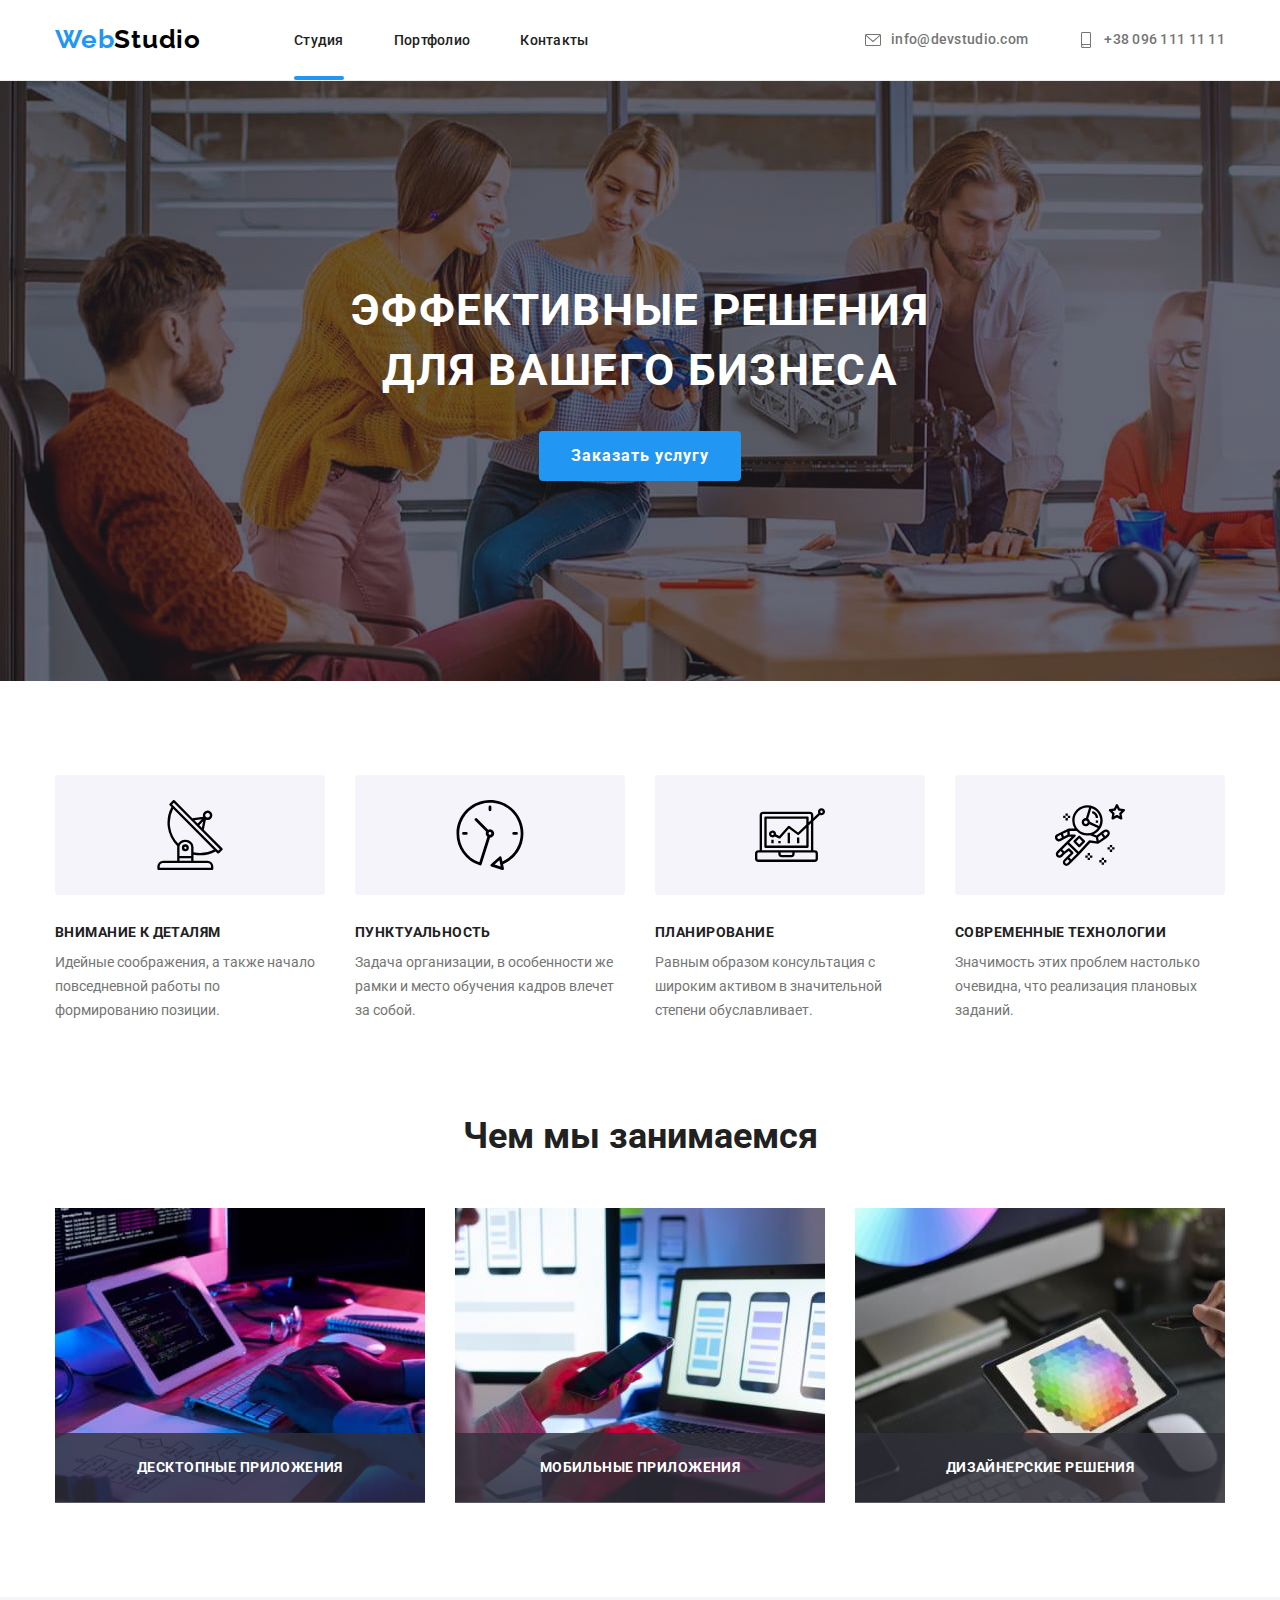
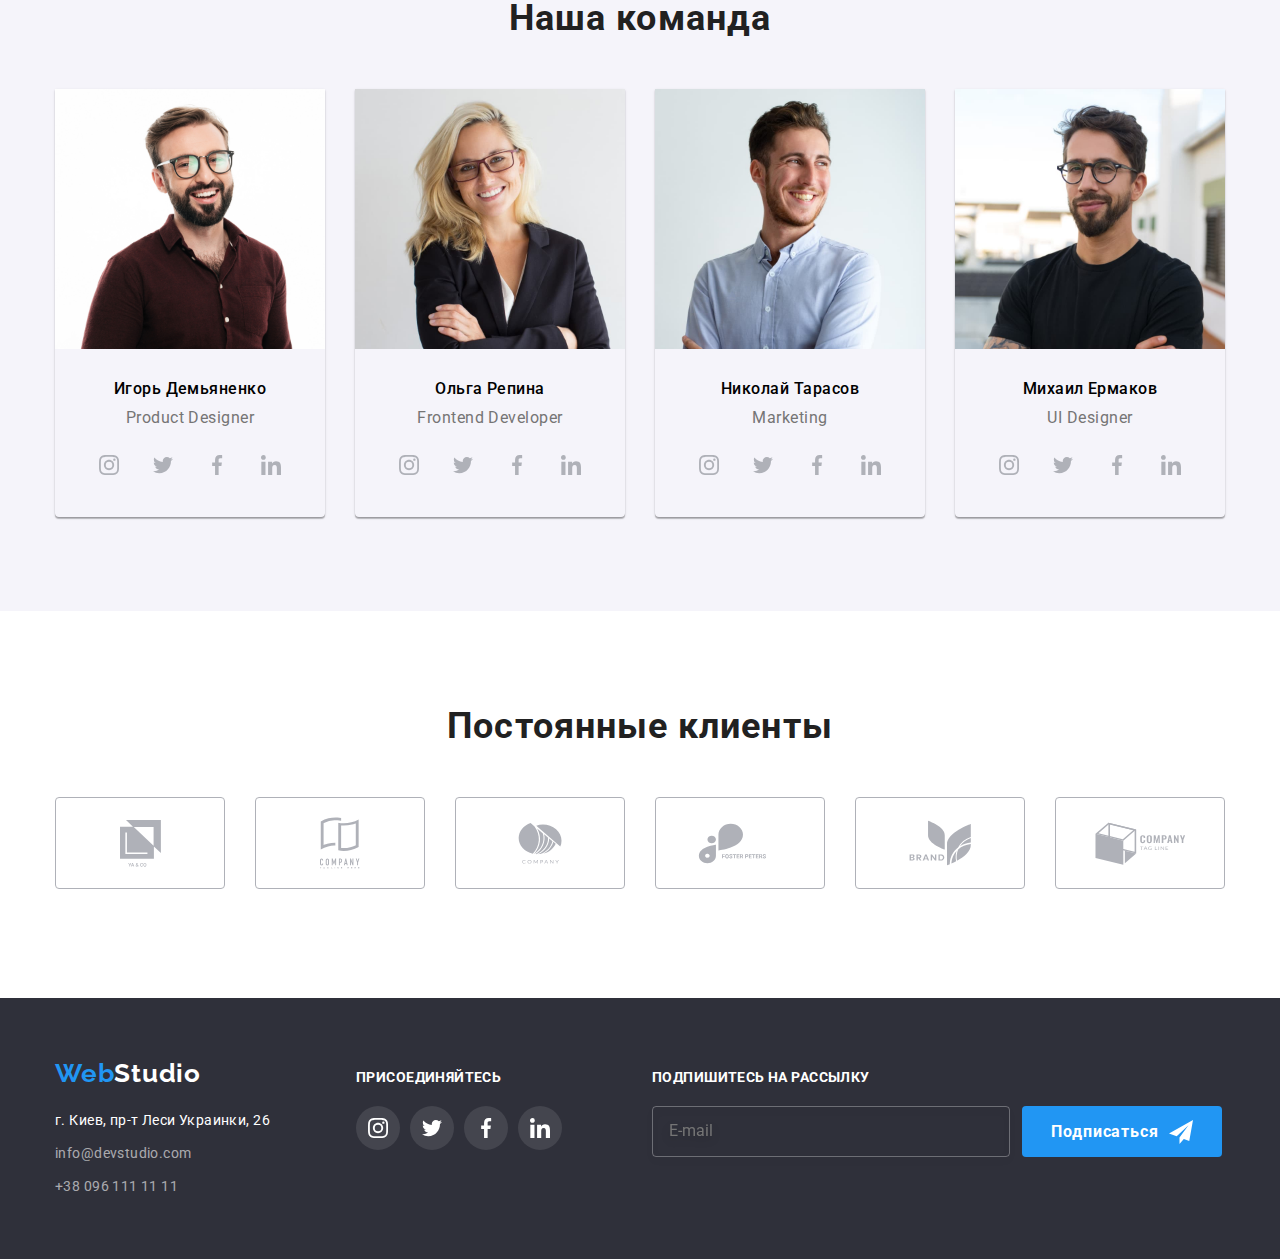
<file: index.html>
<!DOCTYPE html>
<html lang="ru">

<head>
    <meta charset="UTF-8">
    <meta http-equiv="X-UA-Compatible" content="IE=edge">
    <meta name="viewport" content="width=device-width, initial-scale=1.0">
    <link rel="preconnect" href="https://fonts.gstatic.com">
    <link rel="preconnect" href="https://fonts.gstatic.com">

    <title>Главная</title>
    <link
        href="https://fonts.googleapis.com/css2?family=Raleway:wght@700&family=Roboto:wght@400;500;700;900&display=swap"
        rel="stylesheet">

    <link rel="stylesheet" href="https://cdnjs.cloudflare.com/ajax/libs/animate.css/4.1.1/animate.min.css" />
    <link rel="stylesheet" href="./css/main.min.css">
</head>

<body>

    <!--======PAGE HEADER======-->

    <header class="header">
        <div class="container">
            <div class="header__section flex">
                <nav class="nav">
                    <a href="./index.html" class="logo animate__pulse link"><span
                            class="logo__weblogo">Web</span>Studio</a>
                    <ul class="nav__list list nav__list_margin">
                        <li class="nav__list-item"><a href=""
                                class="nav__list-link   nav__meaning link nav__style current">Студия</a></li>
                        <li class="nav__list-item "><a href="portfolio.html"
                                class="nav__list-link link nav__style">Портфолио</a>
                        </li>
                        <li class="nav__list-item"><a href="" class="nav__list-link link nav__style">Контакты</a></li>
                    </ul>
                </nav>
                <ul class="nav__list-contacts list">
                    <li class="nav__list-item">
                        <a href="mailto:info@devstudio.com" class="nav__contacts link"><svg class="nav__icon">
                                <use href="./images/image.svg/sprite.svg#icon-envelope">
                                </use>
                            </svg>
                            info@devstudio.com
                        </a>
                    </li>
                    <li class="nav__list-item">
                        <a href="tel:+380961111111" class="nav__contacts link"><svg class="nav__icon">
                                <use href="./images/image.svg/sprite.svg#icon-smartphone">
                                </use>
                            </svg>+38 096 111 11 11</a>
                    </li>
                </ul>
            </div>
        </div>
    </header>

    <main>

        <!--====== HERO ======-->

        <section class="hero">
            <h1 class="hero__title text-title">Эффективные решения <br>для вашего бизнеса</h1>
            <div class="hero__button">
                <button type="button" class="hero__button-open button" data-modal-open>Заказать
                    услугу</button>
            </div>
        </section>

        <!--====== SECTION-FEATURES ======-->

        <section class="section-features">
            <div class="container ">
                <div class="section-features__block flex">
                    <h2 class="visually-hidden text-title">Особенности</h2>
                    <ul class="section-features__list flex list">
                        <li class="section-features__list-item">
                            <div class="section-features__block-icon">
                                <svg class="section-features__icon">
                                    <use href="./images/image.svg/sprite.svg#icon-antenna">
                                    </use>
                                </svg>
                            </div>
                            <h3 class="section-features__title text-title">Внимание к деталям</h3>
                            <p class="section-features__text text-title">Идейные соображения, а также начало
                                повседневной работы по
                                формированию
                                позиции.
                            </p>
                        </li>
                        <li class="section-features__list-item">
                            <div class="section-features__block-icon">
                                <svg class="section-features__icon">
                                    <use href="./images/image.svg/sprite.svg#icon-clock">
                                    </use>
                                </svg>
                            </div>

                            <h3 class="section-features__title text-title">Пунктуальность</h3>
                            <p class="section-features__text text-title">Задача организации, в особенности же рамки и
                                место
                                обучения кадров влечет за
                                собой.</p>
                        </li>
                        <li class="section-features__list-item">
                            <div class="section-features__block-icon">
                                <svg class="section-features__icon">
                                    <use href="./images/image.svg/sprite.svg#icon-diagram">
                                    </use>
                                </svg>
                            </div>
                            <h3 class="section-features__title text-title">Планирование</h3>
                            <p class="section-features__text text-title">Равным образом консультация с широким активом в
                                значительной степени
                                обуславливает.</p>
                        </li>
                        <li class="section-features__list-item">
                            <div class="section-features__block-icon">
                                <svg class="section-features__icon">
                                    <use href="./images/image.svg/sprite.svg#icon-astronaut">
                                    </use>
                                </svg>
                            </div>
                            <h3 class="section-features__title text-title">Современные технологии</h3>
                            <p class="section-features__text text-title">Значимость этих проблем настолько очевидна, что
                                реализация
                                плановых заданий.
                            </p>
                        </li>
                    </ul>
                </div>
            </div>
        </section>

        <!--====== SECTION-WORK ======-->

        <section class="work">
            <div class="container">
                <div class="work__block">
                    <h3 class="work__title text-title">Чем мы занимаемся</h3>
                    <ul class="work__list flex list">
                        <li class="work__list-item">
                            <img src="images/what-we-do1.jpg" alt="описание" width="370" class="img">
                            <div class="work__description">
                                <h3 class="work__description-title">Десктопные приложения</h3>
                            </div>

                        </li>
                        <li class="work__list-item"><img src="images/what-we-do2.jpg" alt="описание" width="370" class="img">
                            <div class="work__description">
                                <h3 class="work__description-title text-title">Мобильные приложения</h3>
                            </div>
                        </li>
                        <li class="work__list-item"><img src="images/what-we-do3.jpg" alt="описание" width="370" class="img">
                            <div class="work__description">
                                <h3 class="work__description-title text-title">Дизайнерские решения</h3>
                            </div>
                        </li>
                    </ul>
                </div>
            </div>
        </section>

        <!--====== SECTION-COMMAND ======-->

        <section class="command">
            <div class="container">
                <h3 class="command__title text-title">Наша команда</h3>
                <ul class="command__list list">
                    <li class="command__list-item">
                        <img src="./images/proddesign.jpg" alt="Игорь Демьяненко" width="270" height="260" class="img">
                        <div class="command__card">
                            <h3 class="command__card-title">Игорь Демьяненко</h3>
                            <p class="command__card-text text-title" lang="en">Product Designer</p>
                            <ul class="command__social-list list">
                                <li class="command__social-list-icon"><a href="https://www.instagram.com/"
                                        target="_blank" rel="noreferrer noopener" class="command__icon-link link"><svg
                                            class="command__icon">
                                            <use href="./images/image.svg/sprite.svg#icon-instagram">
                                            </use>
                                        </svg>
                                    </a>
                                </li>
                                <li class="command__social-list-icon"><a href="https://twitter.com/" target="_blank"
                                        rel="noreferrer noopener" class="command__icon-link link"><svg
                                            class="command__icon">
                                            <use href="./images/image.svg/sprite.svg#icon-twitter">
                                            </use>
                                        </svg>
                                    </a>
                                </li>
                                <li class="command__social-list-icon"><a href="https://www.facebook.com/"
                                        target="_blank" rel="noreferrer noopener" class="command__icon-link link"><svg
                                            class="command__icon">
                                            <use href="./images/image.svg/sprite.svg#icon-facebook">
                                            </use>
                                        </svg>
                                    </a>
                                </li>
                                <li class="command__social-list-icon"> <a href="https://www.linkedin.com/"
                                        target="_blank" rel="noreferre noopener" class="command__icon-link link"><svg
                                            class="command__icon">
                                            <use href="./images/image.svg/sprite.svg#icon-linkedin">
                                            </use>
                                        </svg>
                                    </a>
                                </li>
                            </ul>
                        </div>
                    </li>
                    <li class="command__list-item">
                        <img src="./images/frontdev.jpg" alt="Ольга Репина" width="270" height="260" class="img">
                        <div class="command__card">
                            <h3 class="command__card-title text-title">Ольга Репина</h3>
                            <p class="command__card-text text-title" lang="en">Frontend Developer</p>

                            <ul class="command__social-list list">
                                <li class="command__social-list-icon"><a href="https://www.instagram.com/"
                                        target="_blank" rel="noreferrer noopener" class="command__icon-link link"><svg
                                            class="command__icon">
                                            <use href="./images/image.svg/sprite.svg#icon-instagram">
                                            </use>
                                        </svg>
                                    </a>
                                </li>

                                <li class="command__social-list-icon"><a href="https://twitter.com/" target="_blank"
                                        rel="noreferrer noopener" class="command__icon-link link"><svg
                                            class="command__icon">
                                            <use href="./images/image.svg/sprite.svg#icon-twitter">
                                            </use>
                                        </svg>
                                    </a>
                                </li>

                                <li class="command__social-list-icon"><a href="https://www.facebook.com/"
                                        target="_blank" rel="noreferrer noopener" class="command__icon-link link"><svg
                                            class="command__icon">
                                            <use href="./images/image.svg/sprite.svg#icon-facebook">
                                            </use>
                                        </svg>
                                    </a>
                                </li>
                                <li class="command__social-list-icon"> <a href="https://www.linkedin.com/"
                                        target="_blank" rel="noreferre noopener" class="command__icon-link link"><svg
                                            class="command__icon">
                                            <use href="./images/image.svg/sprite.svg#icon-linkedin">
                                            </use>
                                        </svg>
                                    </a>
                                </li>
                            </ul>
                        </div>
                    </li>
                    <li class="command__list-item">
                        <img src="./images/marketing.jpg" alt="Николай Тарасов" width="270" height="260" class="img">
                        <div class="command__card">
                            <h3 class="command__card-title text-title">Николай Тарасов</h3>
                            <p class="command__card-text text-title" lang="en">Marketing</p>
                            <ul class="command__social-list list">
                                <li class="command__social-list-icon"><a href="https://www.instagram.com/"
                                        target="_blank" rel="noreferrer noopener" class="command__icon-link link"><svg
                                            class="command__icon">
                                            <use href="./images/image.svg/sprite.svg#icon-instagram">
                                            </use>
                                        </svg>
                                    </a>
                                </li>

                                <li class="command__social-list-icon"><a href="https://twitter.com/" target="_blank"
                                        rel="noreferrer noopener" class="command__icon-link link"><svg
                                            class="command__icon">
                                            <use href="./images/image.svg/sprite.svg#icon-twitter">
                                            </use>
                                        </svg>
                                    </a>
                                </li>

                                <li class="command__social-list-icon"><a href="https://www.facebook.com/"
                                        target="_blank" rel="noreferrer noopener" class="command__icon-link link"><svg
                                            class="command__icon">
                                            <use href="./images/image.svg/sprite.svg#icon-facebook">
                                            </use>
                                        </svg>
                                    </a>
                                </li>

                                <li class="command__social-list-icon"><a href="https://www.linkedin.com/"
                                        target="_blank" rel="noreferre noopener" class="command__icon-link link"><svg
                                            class="command__icon">
                                            <use href="./images/image.svg/sprite.svg#icon-linkedin">
                                            </use>
                                        </svg>
                                    </a>
                                </li>

                            </ul>
                        </div>
                    </li>
                    <li class="command__list-item">
                        <img src="./images/uidesign.jpg" alt="Михаил Ермаков" width="270" height="260" class="img">
                        <div class="command__card">
                            <h3 class="command__card-title text-title">Михаил Ермаков</h3>
                            <p class="command__card-text text-title" lang="en">UI Designer</p>
                            <ul class="command__social-list list">
                                <li class="command__social-list-icon"><a href="https://www.instagram.com/"
                                        target="_blank" rel="noreferrer noopener" class="command__icon-link link"><svg
                                            class="command__icon">
                                            <use href="./images/image.svg/sprite.svg#icon-instagram">
                                            </use>
                                        </svg>
                                    </a>
                                </li>

                                <li class="command__social-list-icon"><a href="https://twitter.com/" target="_blank"
                                        rel="noreferrer noopener" class="command__icon-link link"><svg
                                            class="command__icon">
                                            <use href="./images/image.svg/sprite.svg#icon-twitter">
                                            </use>
                                        </svg>
                                    </a>
                                </li>

                                <li class="command__social-list-icon"><a href="https://www.facebook.com/"
                                        target="_blank" rel="noreferrer noopener" class="command__icon-link link"><svg
                                            class="command__icon">
                                            <use href="./images/image.svg/sprite.svg#icon-facebook">
                                            </use>
                                        </svg>
                                    </a>
                                </li>

                                <li class="command__social-list-icon"> <a href="https://www.linkedin.com/"
                                        target="_blank" rel="noreferre noopener" class="command__icon-link link"><svg
                                            class="command__icon">
                                            <use href="./images/image.svg/sprite.svg#icon-linkedin">
                                            </use>
                                        </svg>
                                    </a>
                                </li>

                            </ul>
                        </div>
                    </li>
                </ul>
            </div>
        </section>


        <!--====== CLIENTS ======-->


        <section class="clients">
            <div class="container">
                <h3 class="clients__title text-title">Постоянные клиенты</h3>
                <ul class="clients__list list">
                    <li class="clients__item"><a href="" class="clients__icon-link">
                            <svg class="clients__icon" width="41px" height="57px">
                                <use href="./images/image.svg/sprite.svg#icon-group1">
                                </use>
                            </svg></a>
                    </li>
                    <li class="clients__item"><a href="" class="clients__icon-link">
                            <svg class="clients__icon" width="40px" height="52px">
                                <use href="./images/image.svg/sprite.svg#icon-group2">
                                </use>
                            </svg></a>
                    </li>
                    <li class="clients__item"><a href="" class="clients__icon-link">
                            <svg class="clients__icon" width="44px" height="42px">
                                <use href="./images/image.svg/sprite.svg#icon-group3">
                                </use>
                            </svg>
                        </a>
                    </li>
                    <li class="clients__item"><a href="" class="clients__icon-link">
                            <svg class="clients__icon" width="85px" height="41px">
                                <use href="./images/image.svg/sprite.svg#icon-group4">

                                </use>
                            </svg></a>
                    </li>
                    <li class="clients__item"><a href="" class="clients__icon-link">
                            <svg class="clients__icon" width="63px" height="46px">
                                <use href="./images/image.svg/sprite.svg#icon-group5">
                                </use>
                            </svg></a>
                    </li>
                    <li class="clients__item"><a href="" class="clients__icon-link">
                            <svg class="clients__icon" width="93px" height="43px">
                                <use href="./images/image.svg/sprite.svg#icon-group6">
                                </use>
                            </svg></a>
                    </li>
                </ul>
            </div>
        </section>
    </main>

    <!--====== FOOTER ======-->

    <footer class="footer">
        <div class="container">
            <div class="footer__footer-block">
                <div class="footer__address-block">
                    <a href="index.html" class="logo logo-footer--white logo-footer__logo link"><span
                            class="logo__weblogo">Web</span>Studio</a>
                    <address class="footer__address">
                        <p class="footer__address-name">г. Киев, пр-т Леси Украинки, 26</p>
                        <ul class="footer__address-list list">
                            <li class="footer__address-list-item">
                                <a href="mailto:info@devstudio.com" class="footer__contacts link">info@devstudio.com</a>
                            </li>
                            <li class="footer__address-list-item">
                                <a href="tel:+380961111111" class="footer__contacts link">+38 096 111 11 11</a>
                            </li>
                        </ul>
                    </address>
                </div>
                <div class="footer__social-section">
                    <p class="footer__text">присоединяйтесь</p>
                    <ul class="footer__social-list list">
                        <li class="footer__icon-item"><a href="https://www.instagram.com/" target="_blank"
                                rel="noreferrer noopener" class="footer__link-social"><svg class="footer__icon">
                                    <use href="./images/image.svg/sprite.svg#icon-instagram">
                                    </use>
                                </svg>
                            </a>
                        </li>
                        <li class="footer__icon-item"><a href="https://twitter.com/" target="_blank"
                                rel="noreferrer noopener" class="footer__link-social"><svg class="footer__icon">
                                    <use href="./images/image.svg/sprite.svg#icon-twitter">
                                    </use>
                                </svg></a>
                        </li>
                        <li class="footer__icon-item"><a href="https://www.facebook.com/" target="_blank"
                                rel="noreferrer noopener" class="footer__link-social"><svg class="footer__icon">
                                    <use href="./images/image.svg/sprite.svg#icon-facebook">
                                    </use>
                                </svg></a>
                        </li>
                        <li class="footer__icon-item"><a href="https://www.linkedin.com/" target="_blank"
                                rel="noreferrer noopener" class="footer__link-social"><svg class="footer__icon">
                                    <use href="./images/image.svg/sprite.svg#icon-linkedin">
                                    </use>
                                </svg></a>
                        </li>
                    </ul>
                </div>
                <form action="footer_form" method="GET" class="subscribe">
                    <p class="footer__text">Подпишитесь на рассылку</p>
                    <div class="subscribe__container flex">
                        <label for="user_subscribe"></label>
                        <input type="email" name="email" id="user_subscribe" class="subscribe__input"
                            placeholder="E-mail" />
                        <button type="submit" class="button   button-submit">
                            <span class="button-submit__icon">Подписаться
                                <svg class="button-submit__input-icon">
                                    <use href="./images/image.svg/sprite.svg#icon-icon-send">
                                    </use>
                                </svg>
                            </span>
                        </button>
                    </div>
                </form>

            </div>
        </div>

    </footer>
    <div class="backdrop is-hidden" data-modal>
        <div class="backdrop__conteiner">
            <div class="modal">
                <button type="button" class="modal__link-close" data-modal-close>
                    <svg class="modal__icon">
                        <use href="./images/image.svg/sprite.svg#icon-closeblack">
                        </use>
                    </svg></button>

                <form name="signup_form" method="GET" autocomplete="off" class="form">
                    <p class="form__title text-title">Оставьте свои данные, мы вам перезвоним</p>

                    <label for="user_name" class="form__user"><span class="form__description">Имя*</span></label>
                    <div class="form__icon">
                        <input type="text" name="user-name" id="user_name" class="form__input" required />
                        <svg class="form__input-icon">
                            <use href="./images/image.svg/sprite.svg#icon-person">
                            </use>
                        </svg>
                    </div>

                    <label for="user_phone" class="form__user"><span class="form__description">Телефон*</span></label>
                    <div class="form__icon">
                        <input type="tel" name="phone" id="user_phone" class="form__input" required />
                        <svg class="form__input-icon">
                            <use href="./images/image.svg/sprite.svg#icon-phone">
                            </use>
                        </svg>
                    </div>

                    <label for="user_email" class="form__user"><span class="form__description">Почта*</span></label>
                    <div class="form__icon">
                        <input type="email" name="user-email" id="user_email" class="form__input" required />
                        <svg class="form__input-icon">
                            <use href="./images/image.svg/sprite.svg#icon-email">
                            </use>
                        </svg>
                    </div>

                    <label for="user_feedback" class="user-feedback"><span class="form__description">Комментарий</span>
                    </label>

                    <div>
                        <textarea name="feedback" id="user_feedback" placeholder="Введите текст"
                            class="form__feedback-input"></textarea>
                    </div>

                    <div class="license">
                        <label for="checkbox_license" class="license__checkbox-container">
                            <input type="checkbox" name="user-license" id="checkbox_license"
                                class="license__checkbox" />
                            <span class="license__icon-checkbox">
                                <svg class="license__input-icon-checkbox">
                                    <use href="./images/image.svg/sprite.svg#icon-check">
                                    </use>
                                </svg>
                            </span>
                        </label>
                        <p class="license__checkbox-text text-title">Соглашаюсь с рассылкой и принимаю <a href="">
                                <span class="license__checkbox-text-doc">Условия договора</span></a>
                        </p>

                    </div>

                    <button type="submit" class="license__button-submit button" data-modal-open>Отправить</button>

                </form>

            </div>
        </div>
    </div>
    <script src="./js/modal.js"></script>
</body>

</html>
</file>
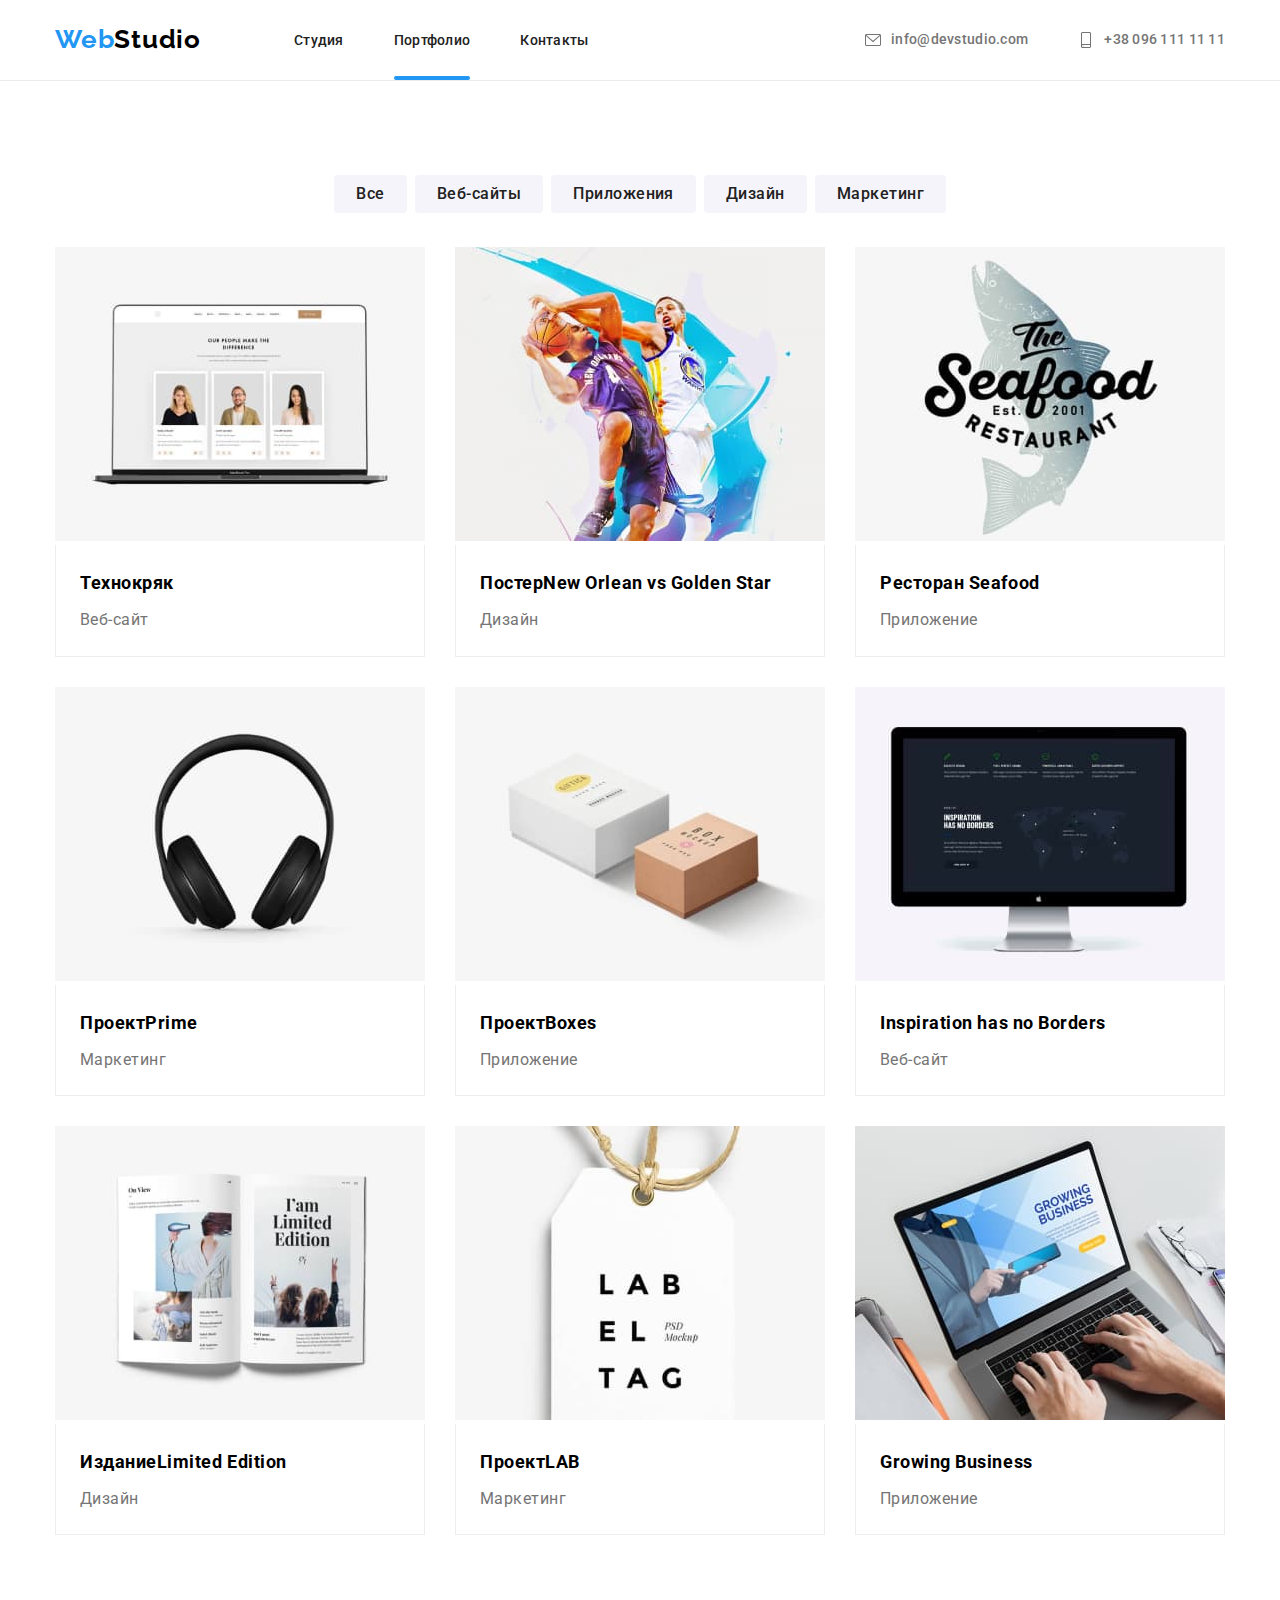
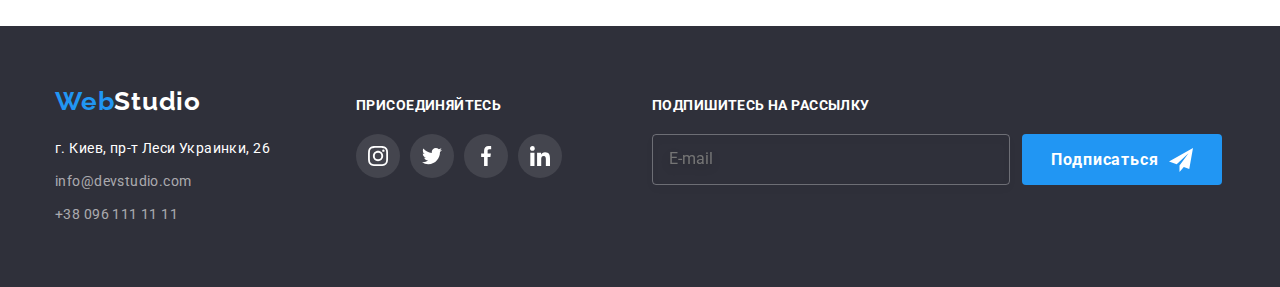
<file: portfolio.html>
<!DOCTYPE html>
<html lang="ru">

<head>
    <meta charset="UTF-8">
    <meta http-equiv="X-UA-Compatible" content="IE=edge">
    <meta name="viewport" content="width=device-width, initial-scale=1.0">
    <title>Document</title>
    <link
        href="https://fonts.googleapis.com/css2?family=Raleway:wght@700&family=Roboto:wght@400;500;700;900&display=swap"
        rel="stylesheet">

    <link rel="stylesheet" href="./css/main.min.css">
</head>

<body>

    <!--======PAGE HEADER======-->

    <header class="header">
        <div class="container">
            <div class="header__section flex">
                <nav class="nav">
                    <a href="./index.html" class="logo animate__pulse link"><span
                            class="logo__weblogo">Web</span>Studio</a>
                    <ul class="nav__list list nav__list_margin">
                        <li class="nav__list-item"><a href="index.html"
                                class="nav__list-link   nav__meaning link nav__style">Студия</a></li>
                        <li class="nav__list-item "><a href=""
                                class="nav__list-link link nav__style current">Портфолио</a>
                        </li>
                        <li class="nav__list-item"><a href="" class="nav__list-link link nav__style">Контакты</a></li>
                    </ul>
                </nav>
                <ul class="nav__list-contacts list">
                    <li class="nav__list-item">
                        <a href="mailto:info@devstudio.com" class="nav__contacts link nav__style "><svg
                                class="nav__icon">
                                <use href="./images/image.svg/sprite.svg#icon-envelope">
                                </use>
                            </svg>
                            info@devstudio.com
                        </a>
                    </li>
                    <li class="nav__list-item">
                        <a href="tel:+380961111111" class="nav__contacts link nav__style "><svg class="nav__icon">
                                <use href="./images/image.svg/sprite.svg#icon-smartphone">
                                </use>
                            </svg>+38 096 111 11 11</a>
                    </li>
                </ul>
            </div>
        </div>
    </header>

    <main>

        <!--====== SECTION PORTFOLIO ======-->


        <section class="portfolio">
            <div class="container">
                <h1 class="visually-hidden">Фильтр</h1>
                <ul class="portfolio__list-filter list">
                    <li class="portfolio__button">
                        <button type="button" class="portfolio__filters">Все</button>
                    </li>
                    <li class="portfolio__button">
                        <button type="button" class="portfolio__filters">Веб-сайты</button>
                    </li>
                    <li class="portfolio__button">
                        <button type="button" class="portfolio__filters">Приложения</button>
                    </li>
                    <li class="portfolio__button">
                        <button type="button" class="portfolio__filters">Дизайн</button>
                    </li>
                    <li class="portfolio__button">
                        <button type="button" class="portfolio__filters">Маркетинг</button>
                    </li>
                </ul>
                <h2 class="visually-hidden">Портфолио</h2>
                <ul class="portfolio__list list">
                    <li class="portfolio__list-item">
                        <a href="" class="portfolio__link link">
                            <div class="portfolio__img-section"><img src="./images/img-our-people-1.jpg" width="370" height="294"
                                    alt="Веб-сайт">
                                <P class="portfolio__description text-title">Технокряк это современная площадка
                                    распространения
                                    коронавируса. Компании используют эту платформу для цифрового
                                    шпионажа и атак на защищённые сервера конкурентов.</p>
                            </div>

                            <div class="portfolio__card-border">
                                <h3 class="portfolio__title text-title">Технокряк</h3>
                                <p class="portfolio__text text-title">Веб-сайт</p>
                            </div>

                        </a>
                    </li>
                    <li class="portfolio__list-item">
                        <a href="" class="portfolio__link link">
                            <div class="portfolio__img-section">
                                <img src="./images/img-basketball-2.jpg" width="370" height="294" alt="Дизайн">
                                <P class="portfolio__description text-title">Технокряк это современная площадка
                                    распространения
                                    коронавируса. Компании используют эту платформу для цифрового
                                    шпионажа и атак на защищённые сервера конкурентов.</p>
                            </div>
                            <div class="portfolio__card-border">
                                <h3 class="portfolio__title text-title">Постер<span lang="en">New Orlean vs Golden
                                        Star</span>
                                </h3>
                                <p class="portfolio__text text-title">Дизайн</p>
                            </div>
                        </a>
                    </li>

                    <li class="portfolio__list-item">
                        <a href="" class="portfolio__link link">
                            <div class="portfolio__img-section">
                              <img src="./images/img-seafood-3.jpg" width="370" height="294" alt="Приложение">
                                <P class="portfolio__description text-title">Технокряк это современная площадка
                                    распространения
                                    коронавируса. Компании используют эту платформу для цифрового
                                    шпионажа и атак на защищённые сервера конкурентов.</p>
                            </div>
                            <div class="portfolio__card-border">
                                <h3 class="portfolio__title text-title">Ресторан <span lang="en">Seafood</span></h3>
                                <p class="portfolio__text text-title">Приложение</p>
                            </div>
                        </a>

                    </li>

                    <li class="portfolio__list-item">
                        <a href="" class="portfolio__link link">
                            <div class="portfolio__img-section"><img src="./images/img-airphones-4.jpg" width="370" height="294"
                                    alt="Маркетинг">
                                <p class="portfolio__description text-title">Технокряк это современная площадка
                                    распространения
                                    коронавируса. Компании используют эту платформу для цифрового
                                    шпионажа и атак на защищённые сервера конкурентов.</p>
                            </div>
                            <div class="portfolio__card-border">
                                <h3 class="portfolio__title text-title">Проект<span lang="en">Prime</span></h3>
                                <p class="portfolio__text text-title ">Маркетинг</p>
                            </div>
                        </a>

                    </li>

                    <li class="portfolio__list-item">
                        <a href="" class="portfolio__link link">
                            <div class="portfolio__img-section"><img src="./images/img-boxes-5.jpg" width="370" height="294"
                                    alt="Приложение">
                                <p class="portfolio__description text-title">Технокряк это современная площадка
                                    распространения
                                    коронавируса. Компании используют эту платформу для цифрового
                                    шпионажа и атак на защищённые сервера конкурентов.</p>
                            </div>
                            <div class="portfolio__card-border">
                                <h3 class="portfolio__title text-title">Проект<span lang="en">Boxes</span></h3>
                                <p class="portfolio__text text-title">Приложение</p>
                            </div>
                        </a>

                    </li>

                    <li class="portfolio__list-item">
                        <a href="" class="portfolio__link link">
                            <div class="portfolio__img-section"><img src="./images/img-comp-6.jpg" width="370" height="294"
                                    alt="Приложение">
                                <p class="portfolio__description text-title">Технокряк это современная площадка
                                    распространения
                                    коронавируса. Компании используют эту платформу для цифрового
                                    шпионажа и атак на защищённые сервера конкурентов.</p>
                            </div>
                            <div class="portfolio__card-border">
                                <h3 class="portfolio__title text-title" lang="en">Inspiration has no Borders</h3>
                                <p class="portfolio__text text-title">Веб-сайт</p>
                            </div>
                        </a>
                    </li>

                    <li class="portfolio__list-item">
                        <a href="" class="portfolio__link link">
                            <div class="portfolio__img-section"><img src="./images/img-magazine-7.jpg" width="370" height="294"
                                    alt="Приложение">
                                <p class="portfolio__description text-title">Технокряк это современная площадка
                                    распространения
                                    коронавируса. Компании используют эту платформу для цифрового
                                    шпионажа и атак на защищённые сервера конкурентов.</p>
                            </div>
                            <div class="portfolio__card-border">
                                <h3 class="portfolio__title text-title">Издание<span lang="en">Limited Edition</span>
                                </h3>
                                <p class="portfolio__text text-title">Дизайн</p>
                            </div>
                        </a>
                    </li>

                    <li class="portfolio__list-item">
                        <a href="" class="portfolio__link link">
                            <div class="portfolio__img-section"><img src="./images/img-name-8.jpg" width="370" height="294"
                                    alt="Приложение">
                                <P class="portfolio__description text-title">Технокряк это современная площадка
                                    распространения
                                    коронавируса. Компании используют эту платформу для цифрового
                                    шпионажа и атак на защищённые сервера конкурентов.</p>
                            </div>
                            <div class="portfolio__card-border">
                                <h3 class="portfolio__title text-title">Проект<span lang="en">LAB</span></h3>
                                <p class="portfolio__text text-title">Маркетинг</p>
                            </div>
                        </a>

                    </li>
                    <li class="portfolio__list-item">
                        <a href="" class="portfolio__link link">
                            <div class="portfolio__img-section"><img src="./images/img-laptop-9.jpg" width="370" height="294"
                                    alt="Приложение">
                                <p class="portfolio__description text-title">Технокряк это современная площадка
                                    распространения
                                    коронавируса. Компании используют эту платформу для цифрового
                                    шпионажа и атак на защищённые сервера конкурентов.</p>
                            </div>
                            <div class="portfolio__card-border">
                                <h3 class="portfolio__title text-title" lang="en">Growing Business</h3>
                                <p class="portfolio__text text-title">Приложение</p>
                            </div>
                        </a>

                    </li>
                </ul>
            </div>
        </section>
    </main>

    <!--====== FOOTER ======-->

    <footer class="footer">
        <div class="container">
            <div class="footer__footer-block">
                <div class="footer__address-block">
                    <a href="index.html" class="logo logo-footer--white logo-footer__logo link"><span
                            class="logo__weblogo">Web</span>Studio</a>
                    <address class="footer__address">
                        <p class="footer__address-name text-title">г. Киев, пр-т Леси Украинки, 26</p>
                        <ul class="footer__address-list list">
                            <li class="footer__address-list-item">
                                <a href="mailto:info@devstudio.com" class="footer__contacts link">info@devstudio.com</a>
                            </li>
                            <li class="footer__address-list-item">
                                <a href="tel:+380961111111" class="footer__contacts link">+38 096 111 11 11</a>
                            </li>
                        </ul>
                    </address>
                </div>
                <div class="footer__social-section">
                    <p class="footer__text text-title">присоединяйтесь</p>
                    <ul class="footer__social-list list">
                        <li class="footer__icon-item"><a href="https://www.instagram.com/" target="_blank"
                                rel="noreferrer noopener" class="footer__link-social"><svg class="footer__icon">
                                    <use href="./images/image.svg/sprite.svg#icon-instagram">
                                    </use>
                                </svg>
                            </a>
                        </li>
                        <li class="footer__icon-item"><a href="https://twitter.com/" target="_blank"
                                rel="noreferrer noopener" class="footer__link-social"><svg class="footer__icon">
                                    <use href="./images/image.svg/sprite.svg#icon-twitter">
                                    </use>
                                </svg></a>
                        </li>
                        <li class="footer__icon-item"><a href="https://www.facebook.com/" target="_blank"
                                rel="noreferrer noopener" class="footer__link-social"><svg class="footer__icon">
                                    <use href="./images/image.svg/sprite.svg#icon-facebook">
                                    </use>
                                </svg></a>
                        </li>
                        <li class="footer__icon-item"><a href="https://www.linkedin.com/" target="_blank"
                                rel="noreferrer noopener" class="footer__link-social"><svg class="footer__icon">
                                    <use href="./images/image.svg/sprite.svg#icon-linkedin">
                                    </use>
                                </svg></a>
                        </li>
                    </ul>
                </div>
                <form action="footer_form" method="GET" class="subscribe">
                    <p class="footer__text text-title">Подпишитесь на рассылку</p>
                    <div class="subscribe__container flex">
                        <label for="user_subscribe"></label>
                        <input type="email" name="email" id="user_subscribe" class="subscribe__input"
                            placeholder="E-mail" />
                        <button type="submit" class="button   button-submit">
                            <span class="button-submit__icon">Подписаться
                                <svg class="button-submit__input-icon">
                                    <use href="./images/image.svg/sprite.svg#icon-icon-send">
                                    </use>
                                </svg>
                            </span>
                        </button>
                    </div>
                </form>

            </div>
        </div>

    </footer>
    <script src="./js/modal.js"></script>
</body>

</html>
</file>
<file: css/main.min.css>
*,::after,::before{box-sizing:border-box}:root{-moz-tab-size:4;tab-size:4}html{line-height:1.15;-webkit-text-size-adjust:100%}body{margin:0}body{font-family:system-ui,-apple-system,'Segoe UI',Roboto,Helvetica,Arial,sans-serif,'Apple Color Emoji','Segoe UI Emoji'}hr{height:0;color:inherit}abbr[title]{text-decoration:underline dotted}b,strong{font-weight:bolder}code,kbd,pre,samp{font-family:ui-monospace,SFMono-Regular,Consolas,'Liberation Mono',Menlo,monospace;font-size:1em}small{font-size:80%}sub,sup{font-size:75%;line-height:0;position:relative;vertical-align:baseline}sub{bottom:-.25em}sup{top:-.5em}table{text-indent:0;border-color:inherit}button,input,optgroup,select,textarea{font-family:inherit;font-size:100%;line-height:1.15;margin:0}button,select{text-transform:none}[type=button],[type=reset],[type=submit],button{-webkit-appearance:button}::-moz-focus-inner{border-style:none;padding:0}:-moz-focusring{outline:1px dotted ButtonText}:-moz-ui-invalid{box-shadow:none}legend{padding:0}progress{vertical-align:baseline}::-webkit-inner-spin-button,::-webkit-outer-spin-button{height:auto}[type=search]{-webkit-appearance:textfield;outline-offset:-2px}::-webkit-search-decoration{-webkit-appearance:none}::-webkit-file-upload-button{-webkit-appearance:button;font:inherit}summary{display:list-item}.visually-hidden{position:absolute;width:1px;height:1px;margin:-1px;border:0;padding:0;white-space:nowrap;clip-path:inset(100%);clip:rect(0 0 0 0);overflow:hidden}body{color:#757575;font-family:'Roboto', sans-serif;background-color:#fff}.text-title{margin-top:0;margin-bottom:0}.list{margin:0;padding:0;list-style:none}.link{text-decoration:none}.img{display:block;max-width:100%;height:auto}.flex{display:flex}.container{margin-left:auto;margin-right:auto;width:1200px;padding-left:15px;padding-right:15px}.current{color:#2196F3;transition:color 250ms cubic-bezier(0.4, 0, 0.2, 1)}.current::after{position:absolute;display:block;content:"";width:100%;height:4px;bottom:0;background:#2196F3;border-radius:2px}.header{border-bottom:1px solid #ECECEC}.nav{display:flex;align-items:center}.nav__style{font-size:14px;font-weight:500;letter-spacing:.02em;font-style:normal;line-height:1.14;color:#212121;position:relative;padding-top:32px;padding-bottom:32px;transition:color 250ms cubic-bezier(0.4, 0, 0.2, 1)}.nav__list{display:flex;width:294px;left:453px;top:32px}.nav__list_margin{margin-left:93px}.nav__list-item{margin-right:50px}.nav__list-item:last-child{margin-right:0}.nav__list-link:hover,.nav__list-link:focus,.nav__list-link:hover::after,.nav__list-link:focus::after{color:#2196F3}.nav__list-contacts{display:flex;align-items:center;margin-left:auto}.nav__list-item{margin-right:50px}.nav__list-item:last-child{margin-right:0}.nav__contacts{display:flex;justify-content:center;align-items:center;font-size:14px;font-weight:500;letter-spacing:.02em;font-style:normal;line-height:1.14;color:#757575;transition:color 250ms cubic-bezier(0.4, 0, 0.2, 1)}.nav__icon{width:16px;height:16px;margin-right:10px;fill:currentColor;transition:fill 250ms cubic-bezier(0.4, 0, 0.2, 1)}.nav__contacts:hover,.nav__contacts:focus,.nav__icon:focus,.nav__icon:hover{color:#2196F3;fill:#2196F3}.hero{padding-top:200px;padding-bottom:200px;background-color:#2F303A;text-align:center;background-image:linear-gradient(rgba(47,48,58,0.4), rgba(47,48,58,0.4)),url("../images/hero.jpg");background-repeat:no-repeat;background-size:cover}.hero__title{font-size:44px;font-weight:700;letter-spacing:.03em;font-style:.06em;line-height:1.36;margin-top:0;margin-bottom:30px;color:#fff;text-transform:uppercase}.hero__button{display:flex;justify-content:center}.section-features{padding-top:94px;padding-bottom:94px;color:#212121;font-size:36px;line-height:1.16}.section-features__list-item:nth-child(-n+3){margin-left:0;margin-right:30px}.section-features__title{margin-bottom:10px;font-size:14px;font-weight:700;letter-spacing:.03em;font-style:normal;line-height:1.14;color:#212121;text-transform:uppercase}.section-features__text{color:#757575;font-weight:400;font-size:14px;line-height:1.71}.section-features__list-item{width:270px}.section-features__block-icon{display:flex;justify-content:center;align-items:center;width:270px;height:120px;background:#F5F4FA;border-radius:4px;margin-bottom:30px}.section-features__icon{width:70px;height:70px}.command{display:flex;padding-bottom:94px;background-color:#F5F4FA}.command__title{font-size:36px;font-weight:700;letter-spacing:.03em;font-style:normal;line-height:1.17;text-align:center;margin-bottom:50px;color:#212121}.command__list{display:flex;margin-right:-30px;margin-top:-30px}.command__list-item{margin-right:30px;margin-top:30px;flex-basis:calc((100% - 120px) / 4);box-shadow:0px 1px 3px rgba(0,0,0,0.12),0px 1px 1px rgba(0,0,0,0.14),0px 2px 1px rgba(0,0,0,0.2);border-radius:0px 0px 4px 4px}.command__card-title{font-size:16px;font-weight:500;letter-spacing:.03em;font-style:normal;line-height:1.19;margin-top:0;margin-bottom:10px;color:#000;text-align:center}.command__card-text{font-size:16px;font-weight:400;letter-spacing:.03em;font-style:normal;line-height:1.19;margin-top:0;text-align:center}.command__social-list{display:flex;justify-content:space-between;padding-top:16px}.command__card{display:block;margin-top:30px;padding-bottom:30px;padding-left:32px;padding-right:32px}.command__icon-link{display:flex;justify-content:center;align-items:center;border-radius:50%;width:44px;height:44px;color:#AFB1B8;transition:background-color 250ms cubic-bezier(0.4, 0, 0.2, 1)}.command__icon-link:hover,.command__icon-link:focus{background-color:#2196F3}.command__icon-link:hover .command__icon,.command__icon-link:focus .command__icon{fill:#fff}.command__social-list-icon:last-child{margin-right:0}.command__social-list-icon{margin-right:10px}.command__icon{display:flex;align-items:center;width:20px;height:20px;fill:currentColor;transition:fill 250ms cubic-bezier(0.4, 0, 0.2, 1)}.work{display:flex;padding-bottom:94px}.work__list-item{position:relative;width:370px;height:295px}.work__list-item:nth-child(-n+2){margin-left:0;margin-right:30px}.work__title{margin-top:0;margin-bottom:50px;padding-top:0;color:#212121;font-weight:700;font-size:36px;line-height:1.16;text-align:center}.work__description{display:flex;align-items:center;justify-content:center;position:absolute;bottom:0;width:100%;height:70px;margin:0;background:rgba(47,48,58,0.8)}.work__description-title{font-size:14px;font-weight:700;letter-spacing:.03em;font-style:normal;line-height:1.14;text-align:center;text-transform:uppercase;color:#fff}.clients{padding-top:94px;padding-bottom:109px}.clients__title{font-size:36px;font-weight:700;letter-spacing:.03em;font-style:normal;line-height:1.17;text-align:center;color:#212121;margin-bottom:50px}.clients__list{display:flex}.clients__item{display:flex;margin-right:30px}.clients__item:last-child{margin-right:0}.clients__icon{fill:#AFB1B8;transition:fill 250ms cubic-bezier(0.4, 0, 0.2, 1)}.clients__icon-link{display:flex;justify-content:center;align-items:center;width:170px;height:92px;border:1px solid #AFB1B8;box-sizing:border-box;border-radius:4px;transition:border 250ms cubic-bezier(0.4, 0, 0.2, 1)}.clients__icon-link:hover,.clients__icon-link:focus{border:1px solid #2196F3}.clients__icon-link:hover .clients__icon,.clients__icon-link:focus .clients__icon{fill:#2196F3}.footer{display:flex;padding-top:60px;padding-bottom:60px;background-color:#2F303A}.footer__footer-block{display:flex;align-items:baseline}.footer__address{font-size:14px;font-weight:400;letter-spacing:.03em;font-style:normal;line-height:1.71;display:block;color:#fff;margin-top:0;margin-bottom:0;width:231px}.footer__address-name,.footer__address-list .footer__address-list-item{font-size:14px;font-weight:400;letter-spacing:.03em;font-style:normal;line-height:1.71;margin-bottom:9px}.footer__address-list-item:last-child{margin-bottom:0px}.footer__address-list .footer__contacts{color:rgba(255,255,255,0.6);transition:color 250ms cubic-bezier(0.4, 0, 0.2, 1)}.footer__address-list .footer__contacts:hover,.footer__address-list .footer__contacts:focus{color:#2196F3}.footer__social-section{width:206px;margin-left:70px;align-items:baseline}.footer__social-list{display:flex}.footer__icon{display:flex;align-items:center;width:20px;height:20px;fill:#fff}.footer__link-social{display:flex;justify-content:center;align-items:center;border-radius:50%;width:44px;height:44px;background:rgba(255,255,255,0.1);transition:background-color 250ms cubic-bezier(0.4, 0, 0.2, 1)}.footer__link-social:hover,.footer__link-social:focus{background-color:#2196F3}.footer__icon-item{display:flex;margin-right:10px}.footer__icon-item:last-child{margin-right:0}.footer__text{text-transform:uppercase;font-size:14px;font-weight:700;letter-spacing:.03em;font-style:normal;line-height:1.14;margin-top:0;margin-bottom:20px;color:#fff}.subscribe{display:block;margin-left:90px}.subscribe .subscribe__input{display:flex;width:358px;padding-top:15px;padding-bottom:15px;padding-left:16px;color:#fff;border:1px solid rgba(255,255,255,0.3);box-sizing:border-box;filter:drop-shadow(0px 4px 4px rgba(0,0,0,0.15));border-radius:4px;background-color:transparent;transition:border-color 250ms cubic-bezier(0.4, 0, 0.2, 1)}.subscribe__input:hover,.subscribe__input:focus{border-color:#2196F3;outline:none}.button-submit__icon{display:flex;position:absolute;align-items:center}.button-submit__input-icon{display:block;margin-left:10px;width:24px;height:24px}.button-submit{margin-left:12px}.portfolio{padding-top:94px;padding-bottom:91px}.portfolio__list-filter{display:flex;margin-top:0;margin-bottom:34px;justify-content:center}.portfolio__button:nth-child(-n+4){margin-left:0;margin-right:8px}.portfolio__filters{font-size:16px;font-weight:500;letter-spacing:.03em;font-style:normal;line-height:1.63;padding:6px 22px;border-radius:4px;border:#2196F3;min-width:73px;color:#212121;background:#F5F4FA;text-align:center;cursor:pointer;transition:box-shadow 250ms cubic-bezier(0.4, 0, 0.2, 1),background-color 250ms cubic-bezier(0.4, 0, 0.2, 1),color 250ms cubic-bezier(0.4, 0, 0.2, 1)}.portfolio__filters:hover,.portfolio__filters:focus{box-shadow:0px 3px 1px rgba(0,0,0,0.1),0px 1px 2px rgba(0,0,0,0.08),0px 2px 2px rgba(0,0,0,0.12);background-color:#2196F3;color:#fff}.portfolio__list{list-style:none;display:flex;flex-wrap:wrap;margin-left:-30px;margin-top:-30px}.portfolio__list-item{flex-basis:calc((100% - 90px) / 3);margin-left:30px;margin-top:30px}.portfolio__link:hover,.portfolio__link:focus{box-shadow:0px 1px 1px rgba(0,0,0,0.12),0px 4px 4px rgba(0,0,0,0.06),1px 4px 6px rgba(0,0,0,0.16)}.portfolio__card-border{border-bottom:1px solid #eee;border-right:1px solid #eee;border-left:1px solid #eee;box-sizing:border-box;padding:20px 24px}.portfolio__title{font-size:18px;font-weight:700;letter-spacing:.03em;font-style:normal;line-height:2;color:#000;margin-bottom:4px}.portfolio__text{font-size:16px;font-weight:400;letter-spacing:.03em;font-style:normal;line-height:1.88;color:#757575}.portfolio__img-section{display:block;position:relative;overflow:hidden}.portfolio__link{display:block;position:relative}.portfolio__description{font-size:18px;font-weight:400;letter-spacing:.03em;font-style:normal;line-height:1.56;display:block;position:absolute;width:100%;height:100%;padding-top:63px;padding-left:23px;padding-right:23px;background:rgba(33,150,243,0.9);color:#fff;transform:translateY(100%);transition:transform 250ms cubic-bezier(0.4, 0, 0.2, 1)}.portfolio__link:hover .portfolio__description,.portfolio__link:focus .portfolio__description{transform:translateY(-100%)}.backdrop{position:fixed;top:0;left:0;width:100%;height:100%;background:rgba(0,0,0,0.2);opacity:1;transition:opacity 250ms cubic-bezier(0.4, 0, 0.2, 1)}.backdrop.is-hidden{opacity:0;visibility:hidden;pointer-events:none}.backdrop__conteiner{position:absolute;width:528px;top:50%;left:50%;padding:40px;transform:translate(-50%, -50%);background:#fff;box-shadow:0px 1px 3px rgba(0,0,0,0.12),0px 1px 1px rgba(0,0,0,0.14),0px 2px 1px rgba(0,0,0,0.2);border-radius:4px}.license{display:flex;justify-content:center;align-items:center;margin-bottom:30px}.license__checkbox-container{position:relative;display:flex;align-items:center}.license__checkbox{width:1px;height:1px;margin:-1px;border:0;padding:0;white-space:nowrap;clip-path:inset(100%);clip:rect(0 0 0 0);overflow:hidden}.license__icon-checkbox{display:flex;position:relative;justify-content:center;align-items:center;width:16px;height:15px;margin-right:9px;border:2px solid #212121;border-radius:2px;transition:background-color 250ms cubic-bezier(0.4, 0, 0.2, 1),border-color 250ms cubic-bezier(0.4, 0, 0.2, 1),background-origin 250ms cubic-bezier(0.4, 0, 0.2, 1)}.license__icon-checkbox:hover,.license__checkbox:focus+.license__icon-checkbox{border-color:#2196F3}.license__checkbox:checked+.license__icon-checkbox{background-color:#2196F3;border-color:#2196F3;background-origin:border-box}.license__checkbox-text{font-size:14px;font-weight:400;letter-spacing:.03em;font-style:normal;line-height:1.71;display:inline-block;color:#757575}.license__checkbox-text-doc{color:#2196F3;text-decoration-line:underline}.license__input-icon-checkbox{display:block;position:absolute;width:16px;height:15px;cursor:pointer}.license__button-submit{width:200px;height:50px;margin-left:auto;margin-right:auto}.button{display:flex;padding:10px 32px;border-radius:4px;border:#2196F3;min-width:200px;font-size:16px;font-weight:700;letter-spacing:.06em;font-style:normal;line-height:1.88;background:#2196F3;box-shadow:rgba(0,0,0,0.15);color:#fff;align-items:center;justify-content:center;text-align:center;cursor:pointer;transition:background 250ms cubic-bezier(0.4, 0, 0.2, 1),box-shadow 250ms cubic-bezier(0.4, 0, 0.2, 1)}.button:hover,.button:focus,.button-submit:hover,.button-submit:focus{background:#188CE8;box-shadow:rgba(0,0,0,0.15)}.footer__submit-button:hover,.footer__submit-button:focus{background:#188CE8;box-shadow:rgba(0,0,0,0.15)}.logo{display:block;font-size:26px;font-weight:700;letter-spacing:.03em;font-style:normal;line-height:1.19;padding-top:24px;padding-bottom:25px;color:#000;font-family:'Raleway', sans-serif;animation:pulse 500ms 6 cubic-bezier(0.4, 0, 0.2, 1) 250ms}.logo__weblogo{color:#2196F3;font-size:26px;font-weight:700;letter-spacing:.03em;font-style:normal;line-height:1.19}.logo-footer--white{color:#fff;animation:none}.logo-footer__logo{padding:0;margin-bottom:20px}.modal__link-close{position:absolute;display:flex;justify-content:center;align-items:center;border-radius:50%;padding:0;top:8px;right:8px;width:30px;height:30px;background:#fff;border:1px solid rgba(0,0,0,0.1);box-sizing:border-box;cursor:pointer}.modal__icon{width:18px;height:18px;transition:fill 250ms cubic-bezier(0.4, 0, 0.2, 1)}.modal__link-close:hover .modal__icon,.modal__icon:hover,.modal__link-close:focus .modal__icon{fill:#2196F3}.form{flex-direction:column}.form__input-icon{display:block;position:absolute;width:18px;height:18px;top:50%;left:12px;transform:translateY(-50%);transition:fill 250ms cubic-bezier(0.4, 0, 0.2, 1);cursor:pointer}.form__icon:focus-within>.form__input-icon,.form__icon:hover>.form__input-icon{fill:#2196F3}.form__feedback-input{display:flex;width:100%;height:120px;padding:12px 16px;border:1px solid rgba(33,33,33,0.2);border-radius:4px;resize:none;margin-bottom:20px;cursor:pointer;outline:none}.form__feedback-input::placeholder{color:rgba(117,117,117,0.5)}.form__input:hover,.form__feedback-input:hover,.form__feedback-input:focus,.form__input:focus{border-color:#2196F3;outline:none}.form__title{font-size:20px;font-weight:700;letter-spacing:.03em;font-style:normal;line-height:1.15;text-align:center;margin-bottom:10px;color:#212121}.form__user{display:block;margin-bottom:4px}.form__description{font-size:12px;font-weight:400;letter-spacing:.03em;font-style:.01em;line-height:1.17;display:block;margin-bottom:4px;color:#757575}.form__icon{position:relative;display:block;width:100%;margin-bottom:10px}.form__input{display:flex;width:100%;height:40px;padding-left:35px;border:1px solid rgba(33,33,33,0.2);box-sizing:border-box;border-radius:4px;transition:border-color 250ms cubic-bezier(0.4, 0, 0.2, 1);cursor:pointer}
/*# sourceMappingURL=main.min.css.map */
</file>
